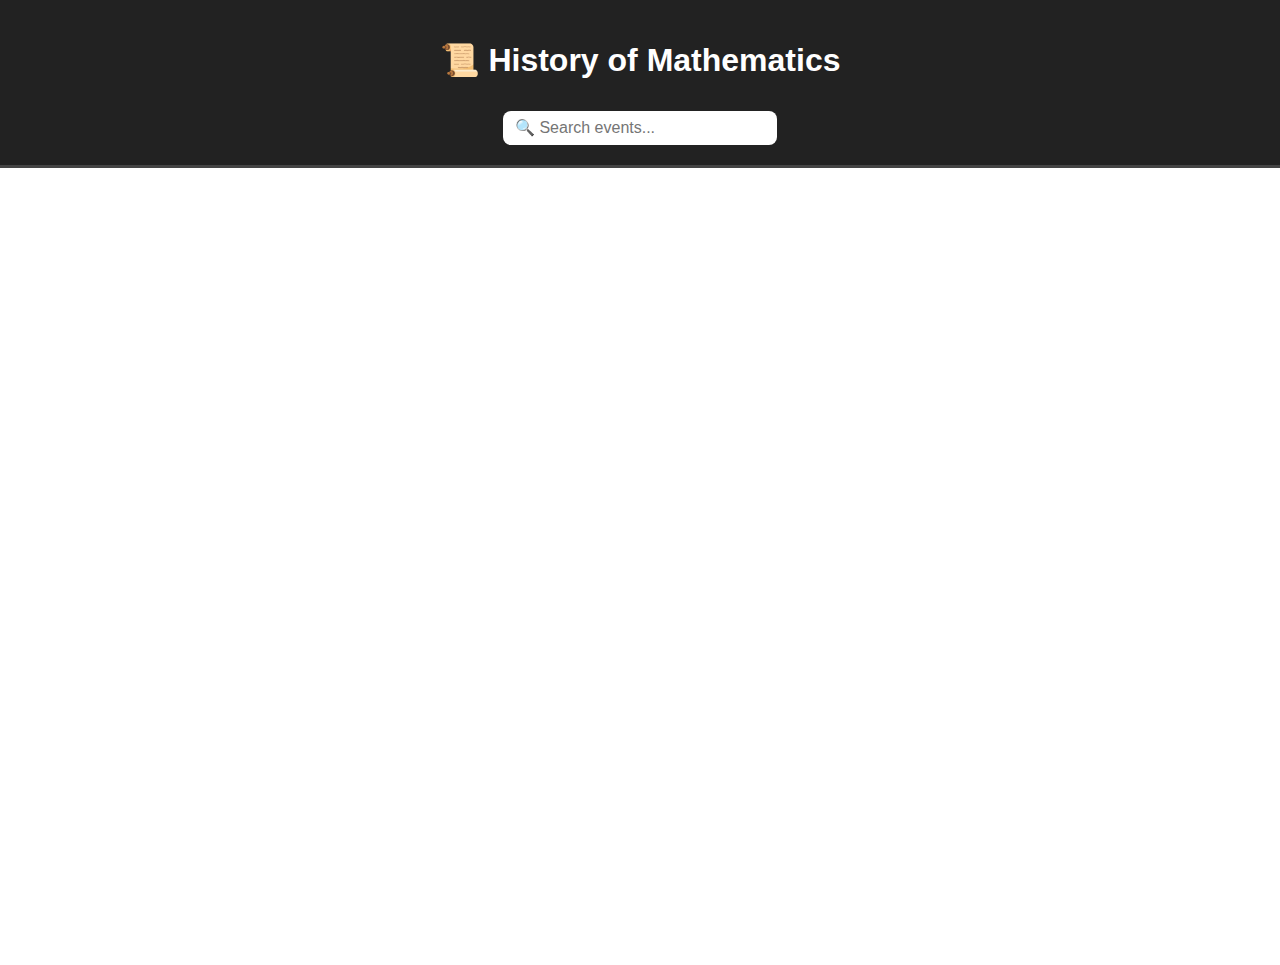
<file: index.html>
<!DOCTYPE html>
<html lang="en">
<head>
  <meta charset="UTF-8">
  <meta name="viewport" content="width=device-width, initial-scale=1.0">
  <title>Super Interactive Timeline</title>
  <script src="script.js"></script>
  <link rel="stylesheet" href="style.css">

  <!-- D3.js for zoom/scale -->
  <script src="https://d3js.org/d3.v7.min.js"></script>
  <!-- GSAP for animations -->
  <script src="https://cdnjs.cloudflare.com/ajax/libs/gsap/3.12.5/gsap.min.js"></script>
</head>
<body>
  <header>
    <h1>📜 History of Mathematics</h1>
    <input type="text" id="searchBox" placeholder="🔍 Search events...">
  </header>

  <main>
    <svg id="timelineSvg"></svg>
    <div id="eventsContainer"></div>
  </main>

  <!-- Modal for fullscreen video/image -->
  <div id="modal" class="modal">
    <span class="close">&times;</span>
    <div class="modal-content" id="modalContent"></div>
  </div>

  <script src="script.js"></script>
</body>
</html>
</file>
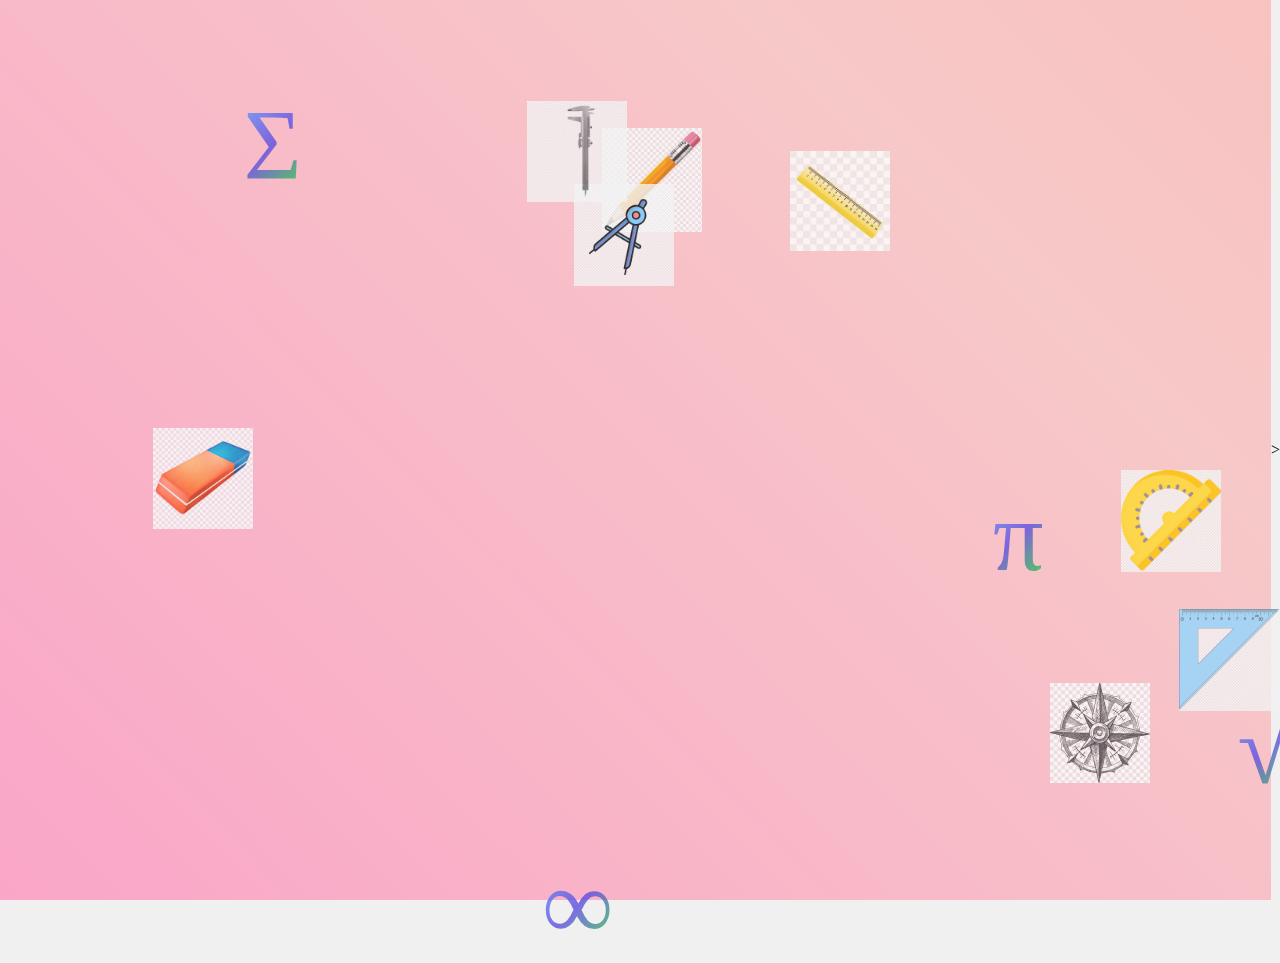
<file: animation/1/index.html>
<!DOCTYPE html>
<html lang="en">
<head>
  <meta charset="UTF-8">
  <meta name="viewport" content="width=device-width, initial-scale=1.0">
  <title>Flying Math Tools</title>
  <link rel="stylesheet" href="styles.css">
</head>
<body>
 
  <div id="container" class="gradient-background"></div>>
    <!-- Math Symbols -->
    <div class="math-item">π</div>
    <div class="math-item">√</div>
    <div class="math-item">Σ</div>
    <div class="math-item">∞</div>
    
    <!-- Math Tools -->
    <img src="ruler.png" alt="Ruler" class="tool-item">
    <img src="pencil.png" alt="Pencil" class="tool-item">
    <img src="compass.png" alt="Compass" class="tool-item">
    <img src="eraser.png" alt="eraser" class="tool-item">
    <img src="protractor.png" alt="Protractor" class="tool-item">
    <img src="compass1.png"alt="compass" class="tool-item">
    <img src="varniya.png"alt="vaniyar" class="tool-item">
    <img src="set_squre.png"alt="set_squre" class="tool-item">
    
  </div>


  <script src="script.js"></script>
</body>
</html>
</file>
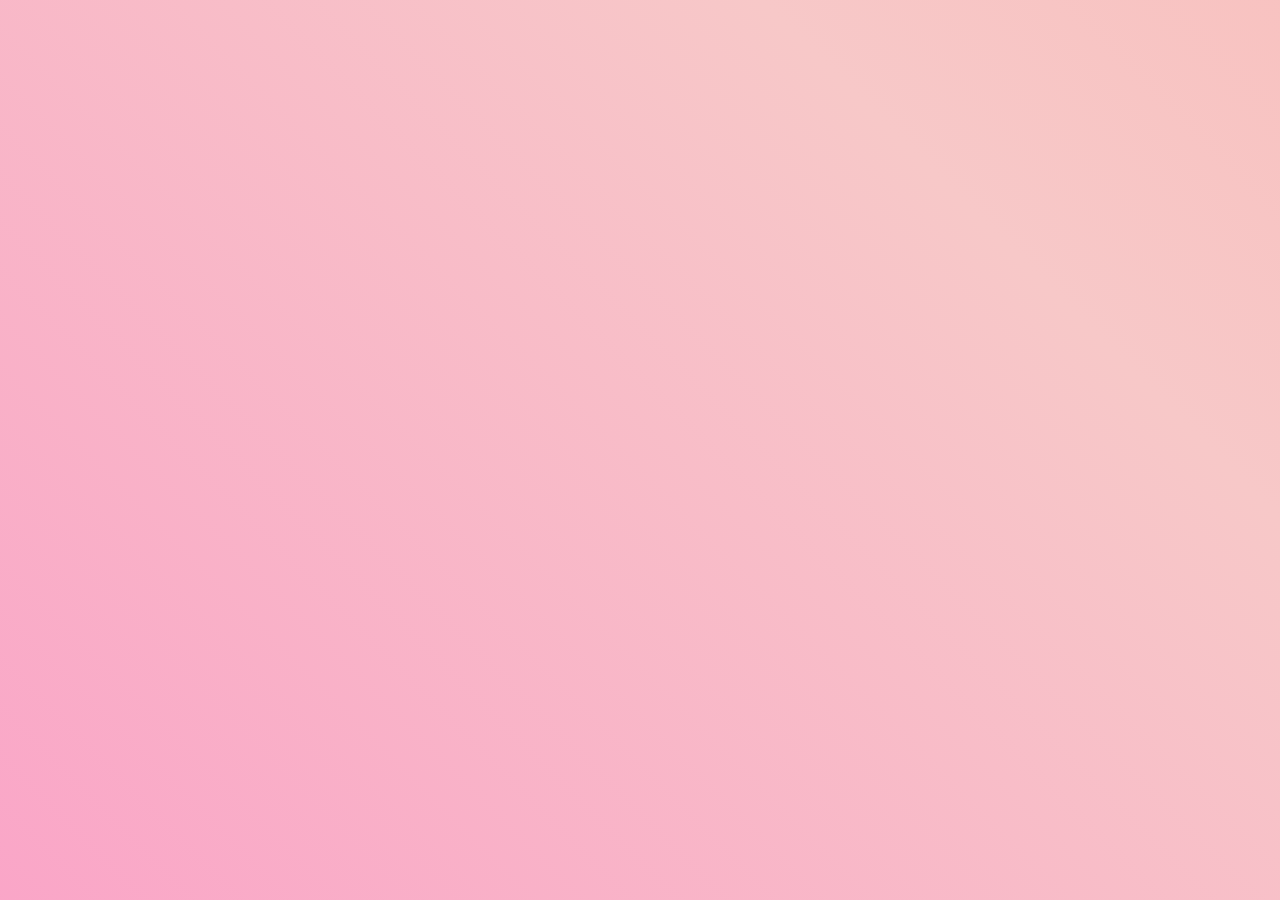
<file: animation/1.html>
<!DOCTYPE html>
<html lang="en">
<head>
  <meta charset="UTF-8">
  <meta name="viewport" content="width=device-width, initial-scale=1.0">
  <title>Gradient Background Animation</title>
  <style>
    body, html {
      height: 100%;
      margin: 0;
      font-family: Arial, sans-serif;
      overflow: hidden;
    }

    .gradient-background {
      height: 100%;
      background: linear-gradient(45deg, #ff6ec7, #f7c8c8, #ff9a8b);
      background-size: 400% 400%;
      animation: gradientAnimation 10s ease infinite;
    }

    @keyframes gradientAnimation {
      0% {
        background-position: 0% 50%;
      }
      50% {
        background-position: 100% 50%;
      }
      100% {
        background-position: 0% 50%;
      }
    }
  </style>
</head>
<body>
  <div class="gradient-background"></div>
</body>
</html>
</file>
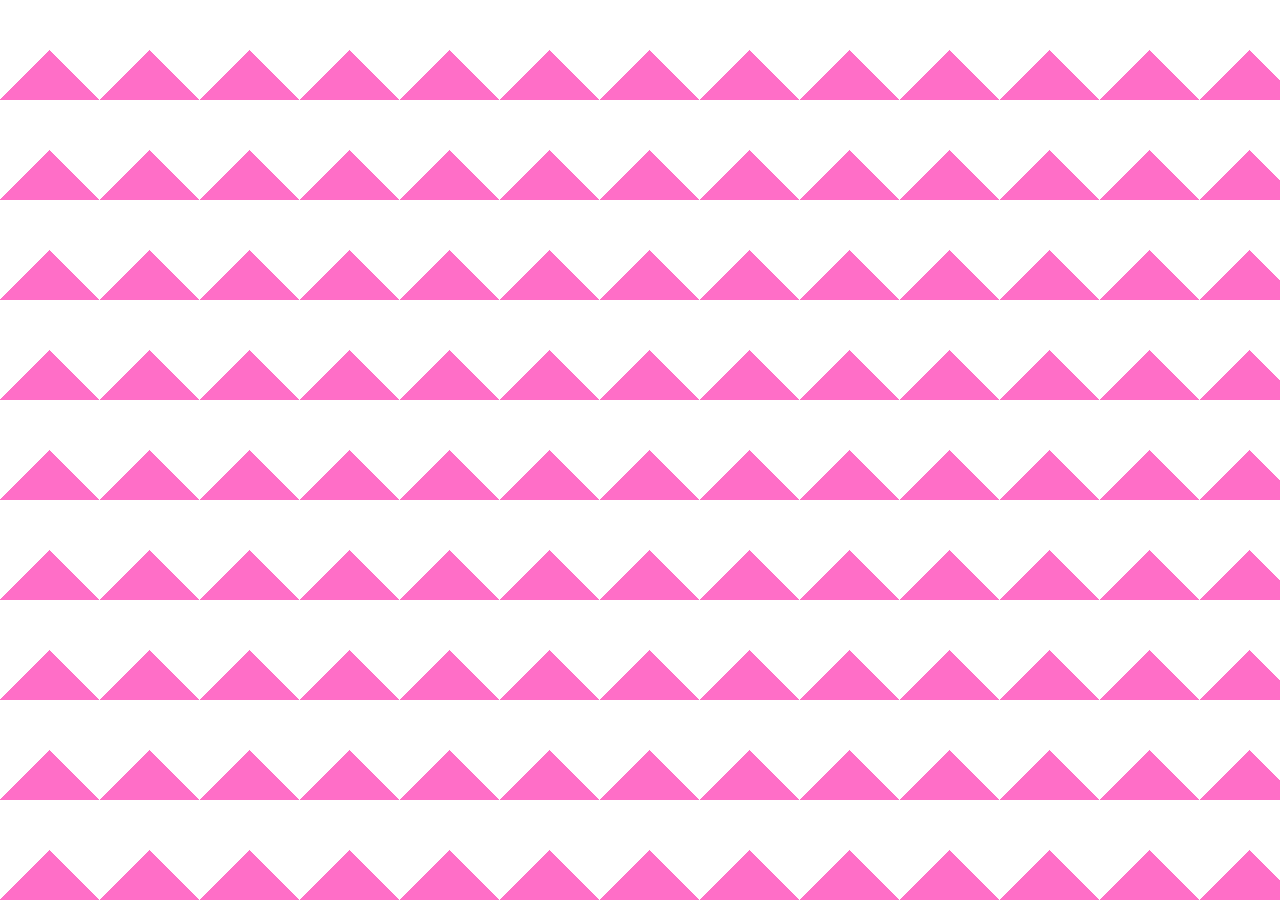
<file: animation/2.html>
<!DOCTYPE html>
<html lang="en">
<head>
  <meta charset="UTF-8">
  <meta name="viewport" content="width=device-width, initial-scale=1.0">
  <title>Diagonal Stripes Background Animation</title>
  <style>
    body, html {
      height: 100%;
      margin: 0;
      font-family: Arial, sans-serif;
      overflow: hidden;
    }

    .stripes {
      position: relative;
      width: 100%;
      height: 100%;
      background: linear-gradient(45deg, #ff6ec7 25%, transparent 25%) -50px 0,
                  linear-gradient(-45deg, #ff6ec7 25%, transparent 25%) -50px 0;
      background-size: 100px 100px;
      animation: moveStripes 3s linear infinite;
    }

    @keyframes moveStripes {
      0% {
        background-position: 0 0, 0 0;
      }
      100% {
        background-position: 100px 100px, 100px 100px;
      }
    }
  </style>
</head>
<body>
  <div class="stripes"></div>
</body>
</html>
</file>
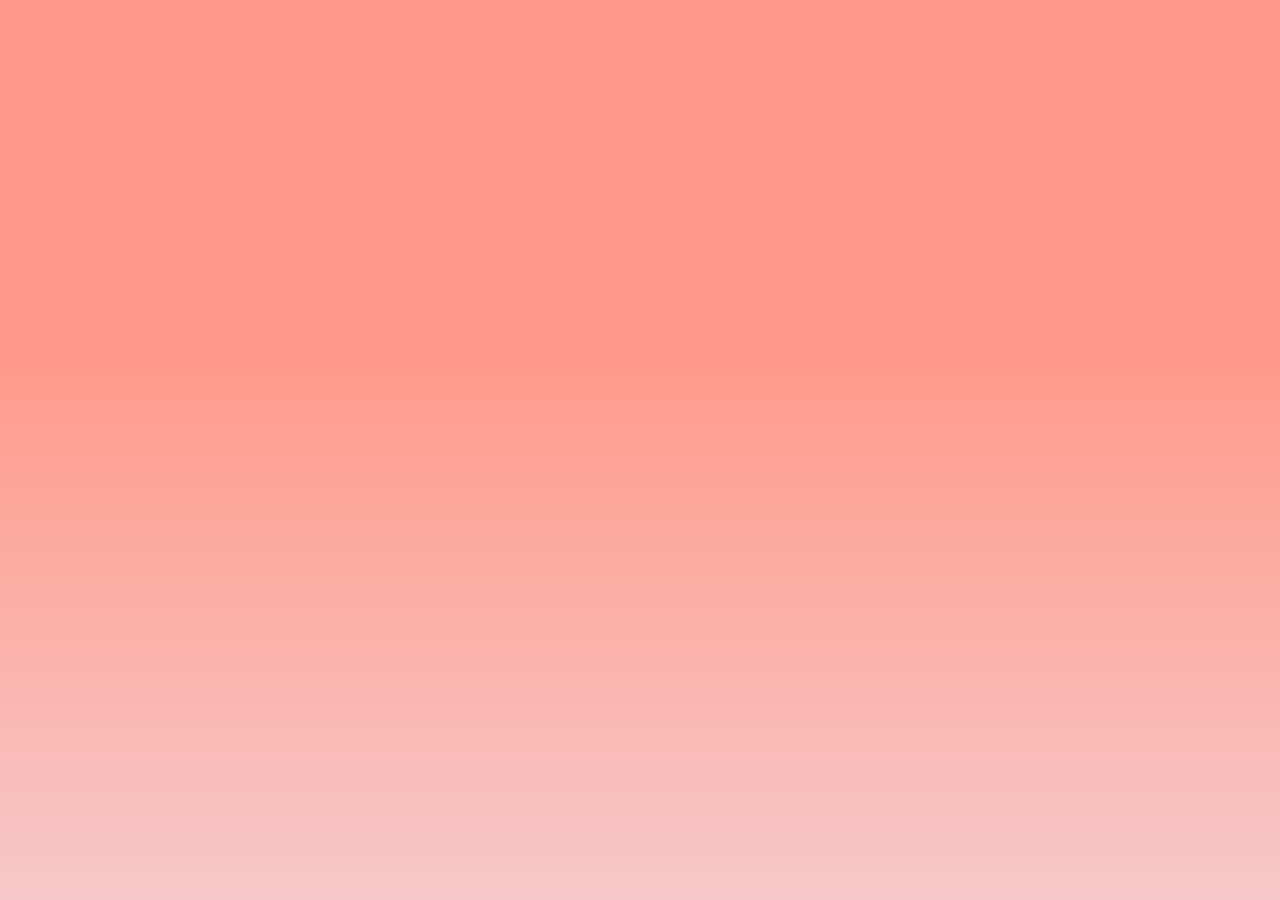
<file: animation/4.html>
<!DOCTYPE html>
<html lang="en">
<head>
  <meta charset="UTF-8">
  <meta name="viewport" content="width=device-width, initial-scale=1.0">
  <title>Wavy Background Animation</title>
  <style>
    body, html {
      height: 100%;
      margin: 0;
      font-family: Arial, sans-serif;
      overflow: hidden;
    }

    .waves {
      position: absolute;
      top: 0;
      left: 0;
      width: 100%;
      height: 100%;
      background: linear-gradient(0deg, #ff6ec7 20%, #f7c8c8 50%, #ff9a8b 80%);
      background-size: 200% 200%;
      animation: waveAnimation 10s linear infinite;
    }

    @keyframes waveAnimation {
      0% {
        background-position: 0% 50%;
      }
      50% {
        background-position: 100% 50%;
      }
      100% {
        background-position: 0% 50%;
      }
    }
  </style>
</head>
<body>
  <div class="waves"></div>
</body>
</html>
</file>
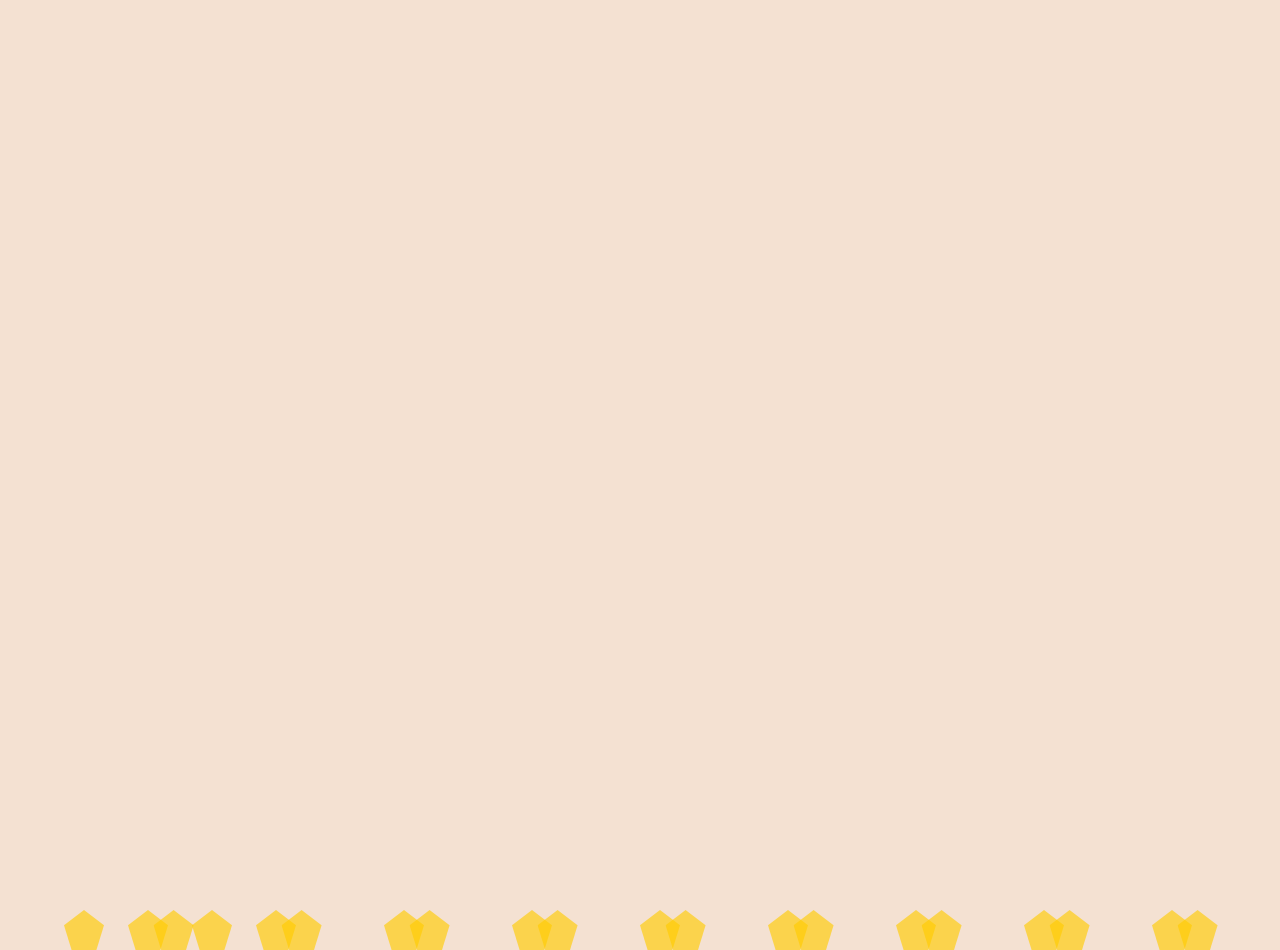
<file: animation/5.html>
<!DOCTYPE html>
<html lang="en">
<head>
  <meta charset="UTF-8">
  <meta name="viewport" content="width=device-width, initial-scale=1.0">
  <title>Mathematics Bubble Animation</title>
  <style>
    body, html {
      height: 100%;
      margin: 0;
      font-family: 'Georgia', serif;
      overflow: hidden;
      background: #f4e1d2; /* Vintage parchment-like background */
      color: #2c3e50; /* Dark color for contrast */
    }

    /* Add some texture to the background */
    body {
      background: url('https://www.transparenttextures.com/patterns/old-map.png'), #f4e1d2;
      background-size: cover;
    }

    .bubbles {
      position: absolute;
      top: 0;
      left: 0;
      width: 100%;
      height: 100%;
      pointer-events: none;
      z-index: 9999;
    }

    /* Change the shape to more mathematical forms (hexagons, etc.) */
    .bubble {
      position: absolute;
      bottom: -50px;
      width: 40px;
      height: 40px;
      background: rgba(255, 204, 0, 0.8); /* Golden color */
      clip-path: polygon(50% 0%, 100% 38%, 81% 100%, 19% 100%, 0% 38%); /* Hexagon shape */
      opacity: 0.8;
      animation: floatUp 6s infinite ease-in-out;
      box-shadow: 0 0 15px rgba(255, 204, 0, 0.6), 0 0 30px rgba(255, 204, 0, 0.4);
    }

    /* Floating and slight scaling animation */
    @keyframes floatUp {
      0% {
        transform: translateY(0) rotate(0) scale(1);
        opacity: 0.8;
      }
      100% {
        transform: translateY(-100vh) rotate(360deg) scale(1.5);
        opacity: 0;
      }
    }

    /* Random placement and staggered animation for bubbles */
    .bubble:nth-child(1) { left: 5%; animation-delay: 0s; }
    .bubble:nth-child(2) { left: 10%; animation-delay: 1s; }
    .bubble:nth-child(3) { left: 20%; animation-delay: 1.5s; }
    .bubble:nth-child(4) { left: 30%; animation-delay: 2.5s; }
    .bubble:nth-child(5) { left: 40%; animation-delay: 3.5s; }
    .bubble:nth-child(6) { left: 50%; animation-delay: 2.3s; }
    .bubble:nth-child(7) { left: 60%; animation-delay: 1s; }
    .bubble:nth-child(8) { left: 70%; animation-delay: 3s; }
    .bubble:nth-child(9) { left: 80%; animation-delay: 4s; }
    .bubble:nth-child(10) { left: 90%; animation-delay: 2.7s; }

    /* Additional bubbles */
    .bubble:nth-child(11) { left: 12%; animation-delay: 0.5s; }
    .bubble:nth-child(12) { left: 22%; animation-delay: 0.9s; }
    .bubble:nth-child(13) { left: 32%; animation-delay: 1.4s; }
    .bubble:nth-child(14) { left: 42%; animation-delay: 1.8s; }
    .bubble:nth-child(15) { left: 52%; animation-delay: 2s; }
    .bubble:nth-child(16) { left: 62%; animation-delay: 2.6s; }
    .bubble:nth-child(17) { left: 72%; animation-delay: 3.1s; }
    .bubble:nth-child(18) { left: 82%; animation-delay: 3.7s; }
    .bubble:nth-child(19) { left: 92%; animation-delay: 4.2s; }
    .bubble:nth-child(20) { left: 15%; animation-delay: 3.4s; }
  </style>
</head>
<body>

  <div class="bubbles">
    <div class="bubble"></div>
    <div class="bubble"></div>
    <div class="bubble"></div>
    <div class="bubble"></div>
    <div class="bubble"></div>
    <div class="bubble"></div>
    <div class="bubble"></div>
    <div class="bubble"></div>
    <div class="bubble"></div>
    <div class="bubble"></div>
    <div class="bubble"></div>
    <div class="bubble"></div>
    <div class="bubble"></div>
    <div class="bubble"></div>
    <div class="bubble"></div>
    <div class="bubble"></div>
    <div class="bubble"></div>
    <div class="bubble"></div>
    <div class="bubble"></div>
    <div class="bubble"></div>
  </div>

</body>
</html>
</file>
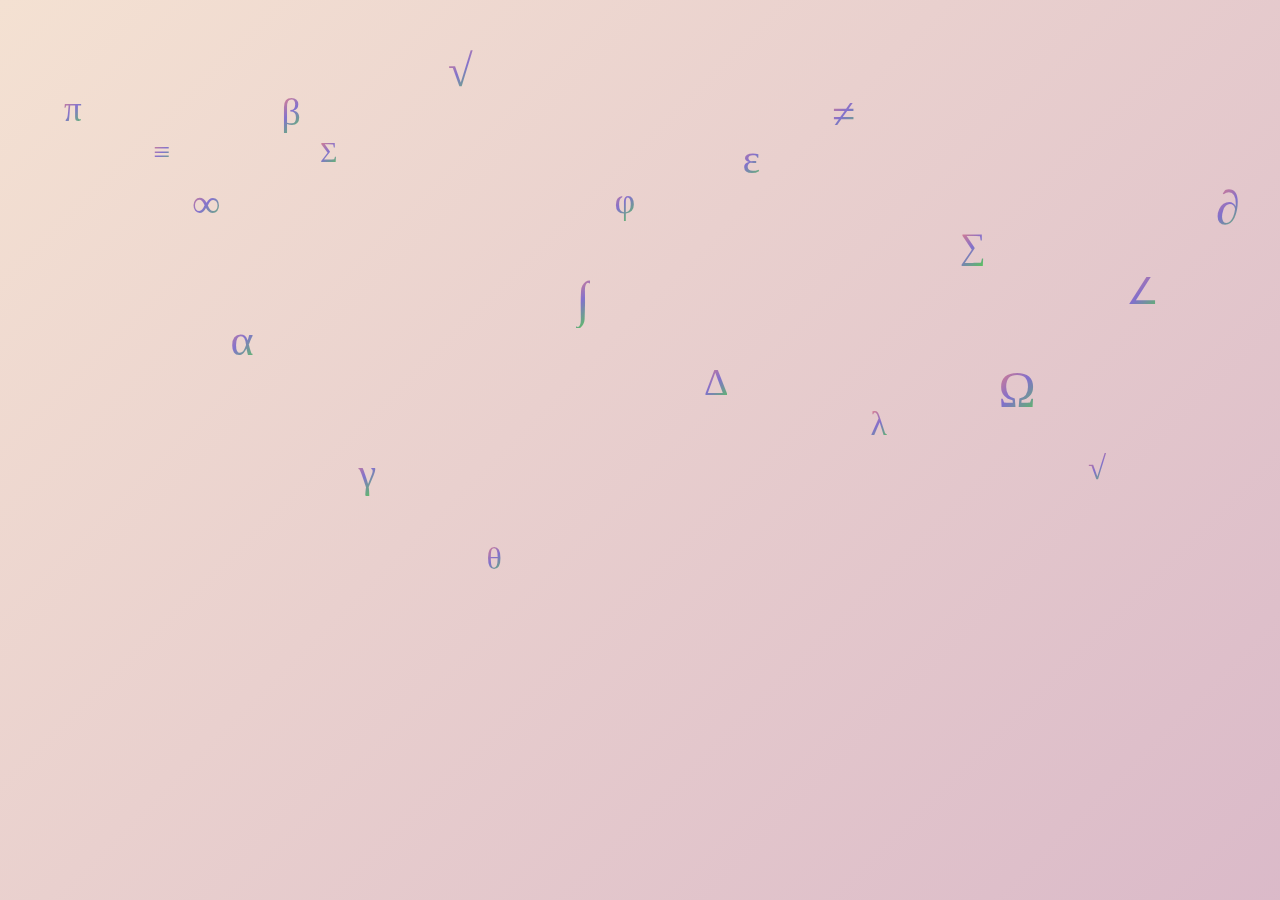
<file: animation/6.html>
<!DOCTYPE html>
<html lang="en">
<head>
  <meta charset="UTF-8">
  <meta name="viewport" content="width=device-width, initial-scale=1.0">
  <title>Mathematical Symbols Flying Animation</title>
  <style>
    body, html {
      height: 100%;
      margin: 0;
      font-family: 'Georgia', serif;
      overflow: hidden;
      background: linear-gradient(135deg, #f4e1d2, #8e44ad); /* Gradient background */
      background-size: 400% 400%;
      animation: gradientMove 15s ease infinite;
    }

    /* Animation for background movement */
    @keyframes gradientMove {
      0% { background-position: 0% 50%; }
      50% { background-position: 100% 50%; }
      100% { background-position: 0% 50%; }
    }

    .symbols {
      position: absolute;
      top: 0;
      left: 0;
      width: 100%;
      height: 100%;
      pointer-events: none;
      z-index: 9999;
    }

    /* Basic symbol style with gradient text */
    .symbol {
      position: absolute;
      font-size: 30px;
      opacity: 0.8;
      animation: floatUp 6s infinite ease-in-out, rotateSymbol 10s linear infinite;
      transition: transform 0.5s ease;
      background: linear-gradient(135deg, #ff6f61, #6a5acd, #32cd32); /* Gradient for text */
      -webkit-background-clip: text;
      color: transparent; /* Makes the text color transparent to show the gradient */
    }

    /* Floating and upward movement */
    @keyframes floatUp {
      0% {
        transform: translateY(0) scale(1);
        opacity: 0.8;
      }
      100% {
        transform: translateY(-100vh) scale(1.5);
        opacity: 0;
      }
    }

    /* Adding rotation to symbols */
    @keyframes rotateSymbol {
      0% {
        transform: rotate(0deg);
      }
      100% {
        transform: rotate(360deg);
      }
    }

    /* Randomly place and stagger the symbols */
    .symbol:nth-child(1) { left: 5%; top: 10%; animation-delay: 0s; font-size: 35px; }
    .symbol:nth-child(2) { left: 15%; top: 20%; animation-delay: 1s; font-size: 40px; }
    .symbol:nth-child(3) { left: 25%; top: 15%; animation-delay: 2s; font-size: 30px; }
    .symbol:nth-child(4) { left: 35%; top: 5%; animation-delay: 3s; font-size: 45px; }
    .symbol:nth-child(5) { left: 45%; top: 30%; animation-delay: 4s; font-size: 50px; }
    .symbol:nth-child(6) { left: 55%; top: 40%; animation-delay: 2.5s; font-size: 38px; }
    .symbol:nth-child(7) { left: 65%; top: 10%; animation-delay: 1.5s; font-size: 42px; }
    .symbol:nth-child(8) { left: 75%; top: 25%; animation-delay: 3.5s; font-size: 36px; }
    .symbol:nth-child(9) { left: 85%; top: 50%; animation-delay: 4.5s; font-size: 33px; }
    .symbol:nth-child(10) { left: 95%; top: 20%; animation-delay: 5s; font-size: 48px; }

    /* More symbols */
    .symbol:nth-child(11) { left: 12%; top: 15%; animation-delay: 0.7s; font-size: 30px; }
    .symbol:nth-child(12) { left: 18%; top: 35%; animation-delay: 1.2s; font-size: 44px; }
    .symbol:nth-child(13) { left: 22%; top: 10%; animation-delay: 0.3s; font-size: 38px; }
    .symbol:nth-child(14) { left: 28%; top: 50%; animation-delay: 1.8s; font-size: 40px; }
    .symbol:nth-child(15) { left: 38%; top: 60%; animation-delay: 2.9s; font-size: 32px; }
    .symbol:nth-child(16) { left: 48%; top: 20%; animation-delay: 3.0s; font-size: 36px; }
    .symbol:nth-child(17) { left: 58%; top: 15%; animation-delay: 1.1s; font-size: 42px; }
    .symbol:nth-child(18) { left: 68%; top: 45%; animation-delay: 2.6s; font-size: 34px; }
    .symbol:nth-child(19) { left: 78%; top: 40%; animation-delay: 4.0s; font-size: 50px; }
    .symbol:nth-child(20) { left: 88%; top: 30%; animation-delay: 1.7s; font-size: 37px; }

  </style>
</head>
<body>

  <div class="symbols">
    <!-- Adding mathematical symbols -->
    <div class="symbol">π</div>
    <div class="symbol">∞</div>
    <div class="symbol">Σ</div>
    <div class="symbol">√</div>
    <div class="symbol">∫</div>
    <div class="symbol">Δ</div>
    <div class="symbol">≠</div>
    <div class="symbol">∑</div>
    <div class="symbol">√</div>
    <div class="symbol">∂</div>
    <div class="symbol">≡</div>
    <div class="symbol">α</div>
    <div class="symbol">β</div>
    <div class="symbol">γ</div>
    <div class="symbol">θ</div>
    <div class="symbol">φ</div>
    <div class="symbol">ε</div>
    <div class="symbol">λ</div>
    <div class="symbol">Ω</div>
    <div class="symbol">∠</div>
  </div>

</body>
</html>
</file>
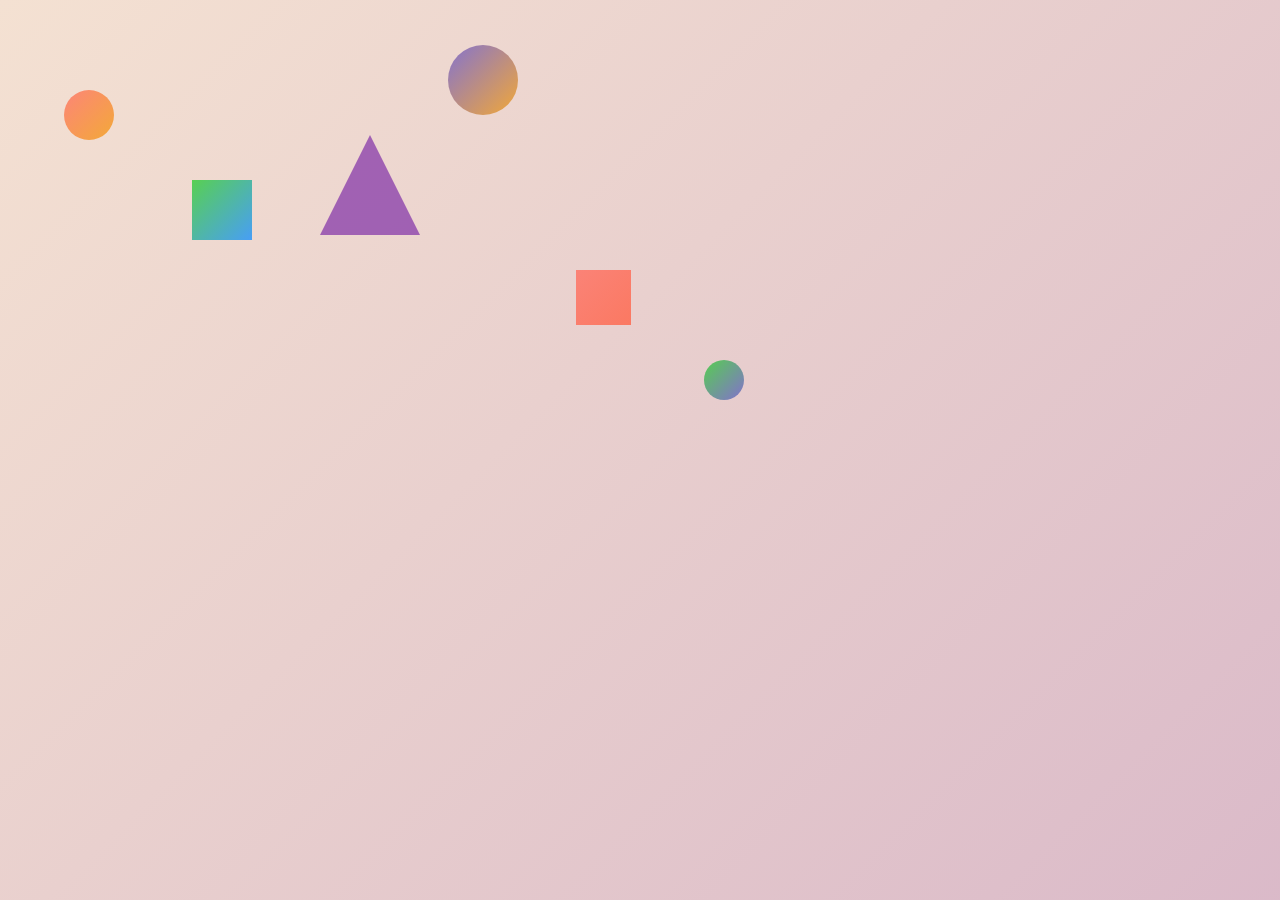
<file: animation/7.html>
<!DOCTYPE html>
<html lang="en">
<head>
  <meta charset="UTF-8">
  <meta name="viewport" content="width=device-width, initial-scale=1.0">
  <title>Flying Geometric Shapes</title>
  <style>
    body, html {
      height: 100%;
      margin: 0;
      font-family: 'Arial', sans-serif;
      overflow: hidden;
      background: linear-gradient(135deg, #f4e1d2, #8e44ad); /* Gradient background */
      background-size: 400% 400%;
      animation: gradientMove 15s ease infinite;
    }

    /* Animation for background movement */
    @keyframes gradientMove {
      0% { background-position: 0% 50%; }
      50% { background-position: 100% 50%; }
      100% { background-position: 0% 50%; }
    }

    .shapes {
      position: absolute;
      top: 0;
      left: 0;
      width: 100%;
      height: 100%;
      pointer-events: none;
      z-index: 9999;
    }

    /* Common style for geometric shapes */
    .shape {
      position: absolute;
      opacity: 0.8;
      animation: floatUp 10s infinite ease-in-out, rotateShape 15s linear infinite;
      transition: transform 0.5s ease;
      background: linear-gradient(135deg, #ff6f61, #6a5acd, #32cd32); /* Color gradient */
      -webkit-background-clip: text;
      color: transparent; /* Makes the background gradient visible inside the shape */
    }

    /* Floating and upward movement animation */
    @keyframes floatUp {
      0% {
        transform: translateY(0) scale(1);
        opacity: 1;
      }
      100% {
        transform: translateY(-100vh) scale(1.5);
        opacity: 0;
      }
    }

    /* Rotation animation for the shapes */
    @keyframes rotateShape {
      0% {
        transform: rotate(0deg);
      }
      100% {
        transform: rotate(360deg);
      }
    }

    /* Randomize size, position, and animation delay for each shape */
    .shape:nth-child(1) {
      left: 5%; top: 10%; width: 50px; height: 50px; border-radius: 50%; animation-delay: 0s;
    }
    .shape:nth-child(2) {
      left: 15%; top: 20%; width: 60px; height: 60px; animation-delay: 1s;
    }
    .shape:nth-child(3) {
      left: 25%; top: 15%; width: 45px; height: 45px; animation-delay: 2s;
    }
    .shape:nth-child(4) {
      left: 35%; top: 5%; width: 70px; height: 70px; animation-delay: 3s;
    }
    .shape:nth-child(5) {
      left: 45%; top: 30%; width: 55px; height: 55px; animation-delay: 4s;
    }
    .shape:nth-child(6) {
      left: 55%; top: 40%; width: 40px; height: 40px; border-radius: 50%; animation-delay: 5s;
    }
    .shape:nth-child(7) {
      left: 65%; top: 10%; width: 65px; height: 65px; animation-delay: 6s;
    }
    .shape:nth-child(8) {
      left: 75%; top: 25%; width: 80px; height: 80px; animation-delay: 7s;
    }
    .shape:nth-child(9) {
      left: 85%; top: 50%; width: 90px; height: 90px; animation-delay: 8s;
    }
    .shape:nth-child(10) {
      left: 95%; top: 20%; width: 50px; height: 50px; animation-delay: 9s;
    }

    /* Add more shapes with different sizes and delays as needed */
  </style>
</head>
<body>

  <div class="shapes">
    <!-- Circle shape -->
    <div class="shape" style="border-radius: 50%; background: linear-gradient(135deg, #ff6f61, #f39c12);"></div>

    <!-- Square shape -->
    <div class="shape" style="background: linear-gradient(135deg, #32cd32, #1e90ff);"></div>

    <!-- Triangle shape -->
    <div class="shape" style="width: 0; height: 0; border-left: 50px solid transparent; border-right: 50px solid transparent; border-bottom: 100px solid #8e44ad;"></div>

    <!-- Another circle with different size and color -->
    <div class="shape" style="border-radius: 50%; background: linear-gradient(135deg, #6a5acd, #f39c12);"></div>

    <!-- Another square -->
    <div class="shape" style="background: linear-gradient(135deg, #ff6f61, #ff6347);"></div>

    <!-- Larger circle -->
    <div class="shape" style="border-radius: 50%; background: linear-gradient(135deg, #32cd32, #6a5acd);"></div>

    <!-- Add more shapes as needed -->
  </div>

</body>
</html>
</file>
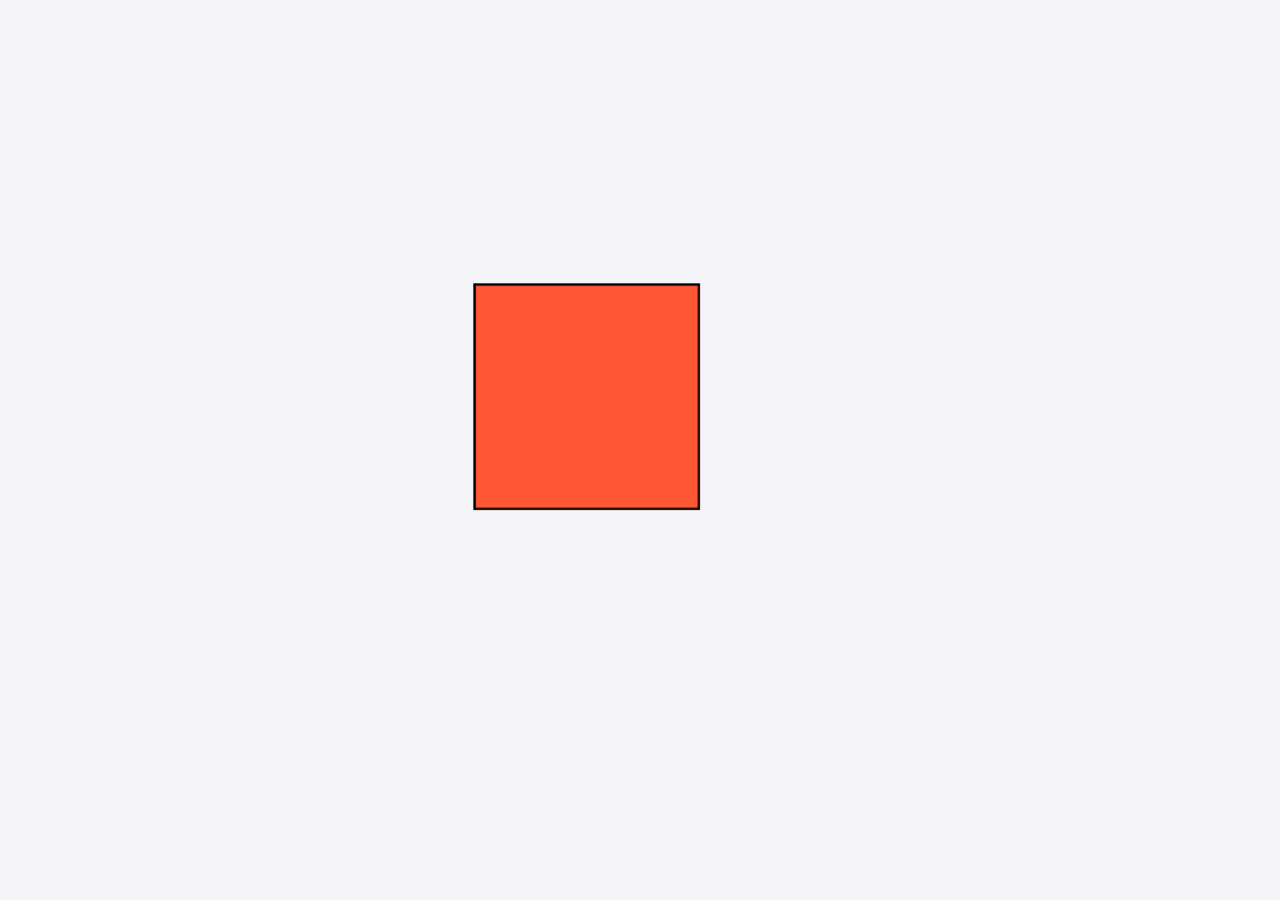
<file: animation/8.html>
<!DOCTYPE html>
<html lang="en">
<head>
  <meta charset="UTF-8">
  <meta name="viewport" content="width=device-width, initial-scale=1.0">
  <title>3D Flying Cube</title>
  <style>
    body {
      margin: 0;
      padding: 0;
      background-color: #f4f4f9;
      display: flex;
      justify-content: center;
      align-items: center;
      height: 100vh;
    }

    .scene {
      width: 300px;
      height: 300px;
      perspective: 1000px; /* Controls the depth of the 3D scene */
    }

    .cube {
      position: absolute;
      width: 200px;
      height: 200px;
      transform-style: preserve-3d;
      transform: rotateX(0deg) rotateY(0deg);
      animation: flyEffect 5s ease-in-out infinite, rotateCube 5s linear infinite;
    }

    .face {
      position: absolute;
      width: 200px;
      height: 200px;
      background-color: rgba(0, 0, 255, 0.8);
      border: 2px solid #000;
    }

    .front  { transform: translateZ(100px); background-color: #ff5733; }
    .back   { transform: rotateY(180deg) translateZ(100px); background-color: #33ff57; }
    .left   { transform: rotateY(-90deg) translateZ(100px); background-color: #3357ff; }
    .right  { transform: rotateY(90deg) translateZ(100px); background-color: #ff33a1; }
    .top    { transform: rotateX(90deg) translateZ(100px); background-color: #ffcc33; }
    .bottom { transform: rotateX(-90deg) translateZ(100px); background-color: #33ccff; }

    @keyframes flyEffect {
      0% {
        transform: translateY(0px) translateX(0px) rotateY(0deg);
      }
      50% {
        transform: translateY(-100px) translateX(100px) rotateY(180deg);
      }
      100% {
        transform: translateY(0px) translateX(0px) rotateY(360deg);
      }
    }

    @keyframes rotateCube {
      0% {
        transform: rotateY(0deg);
      }
      100% {
        transform: rotateY(360deg);
      }
    }
  </style>
</head>
<body>
  <div class="scene">
    <div class="cube">
      <div class="face front"></div>
      <div class="face back"></div>
      <div class="face left"></div>
      <div class="face right"></div>
      <div class="face top"></div>
      <div class="face bottom"></div>
    </div>
  </div>
</body>
</html>
</file>
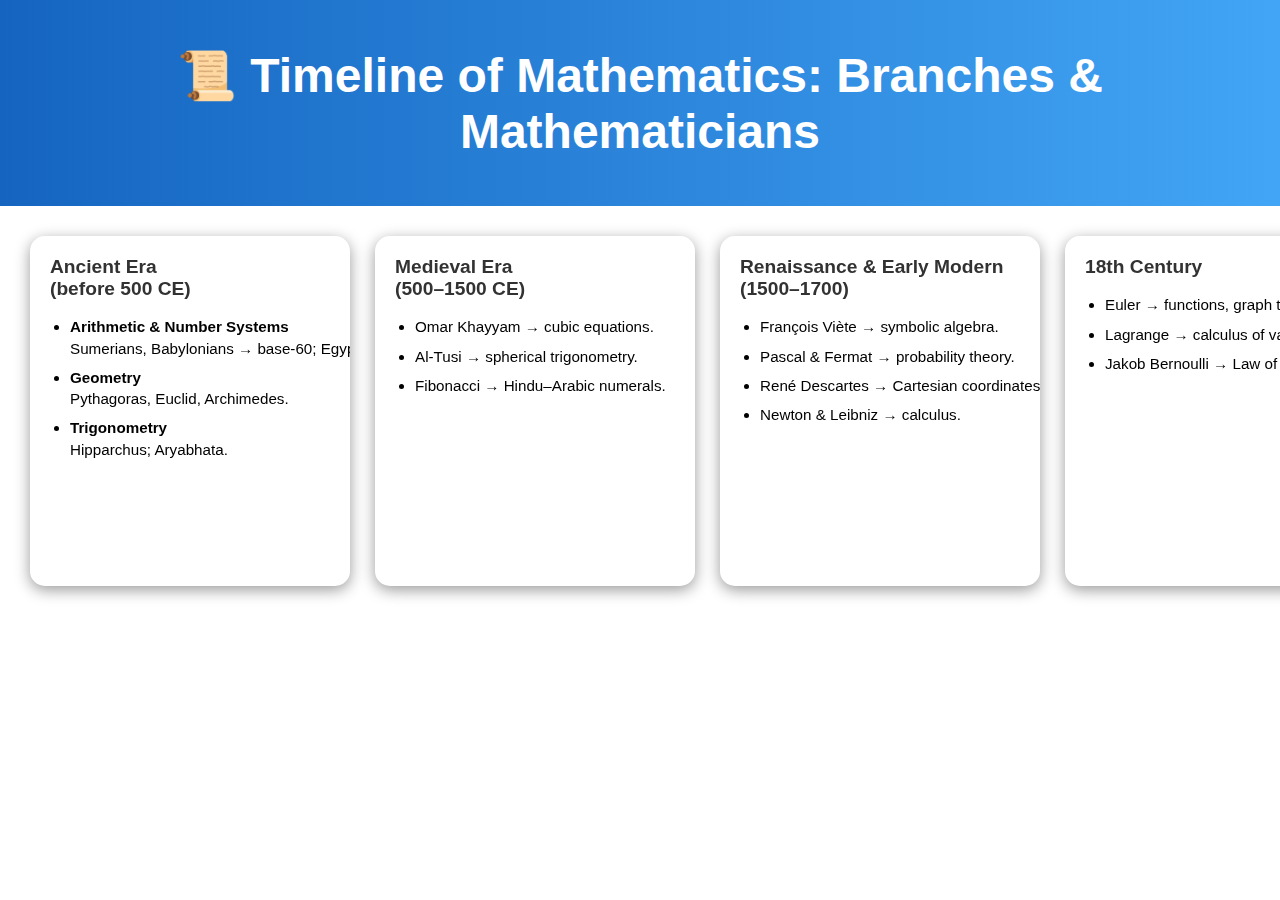
<file: tabview/tabview.html>
<!DOCTYPE html>
<html lang="en">
<head>
  <meta charset="UTF-8">
  <meta name="viewport" content="width=device-width, initial-scale=1.0">
  <title>Timeline of Mathematics</title>
  <link rel="stylesheet" href="tabstyle.css">
</head>
<body>
  <header>
    <h1>📜 Timeline of Mathematics: Branches & Mathematicians</h1>
  </header>

  <main>
    <div id="timeline">
      <!-- Ancient Era -->
      <div class="event">
        <h2>Ancient Era<br>(before 500 CE)</h2>
        <ul>
          <li><b>Arithmetic & Number Systems</b><br>
            Sumerians, Babylonians → base-60; Egyptians → fractions; India → zero (Brahmagupta).</li>
          <li><b>Geometry</b><br>
            Pythagoras, Euclid, Archimedes.</li>
          <li><b>Trigonometry</b><br>
            Hipparchus; Aryabhata.</li>
        </ul>
      </div>

      <!-- Medieval Era -->
      <div class="event">
        <h2>Medieval Era<br>(500–1500 CE)</h2>
        <ul>
          <li>Omar Khayyam → cubic equations.</li>
          <li>Al-Tusi → spherical trigonometry.</li>
          <li>Fibonacci → Hindu–Arabic numerals.</li>
        </ul>
      </div>

      <!-- Renaissance & Early Modern -->
      <div class="event">
        <h2>Renaissance & Early Modern<br>(1500–1700)</h2>
        <ul>
          <li>François Viète → symbolic algebra.</li>
          <li>Pascal & Fermat → probability theory.</li>
          <li>René Descartes → Cartesian coordinates.</li>
          <li>Newton & Leibniz → calculus.</li>
        </ul>
      </div>

      <!-- 18th Century -->
      <div class="event">
        <h2>18th Century</h2>
        <ul>
          <li>Euler → functions, graph theory.</li>
          <li>Lagrange → calculus of variations.</li>
          <li>Jakob Bernoulli → Law of Large Numbers.</li>
        </ul>
      </div>

      <!-- 19th Century -->
      <div class="event">
        <h2>19th Century</h2>
        <ul>
          <li>Gauss → number theory.</li>
          <li>Lobachevsky, Bolyai, Riemann → geometry.</li>
          <li>Cauchy, Weierstrass → analysis.</li>
          <li>Évariste Galois → group theory.</li>
          <li>George Boole → Boolean algebra.</li>
        </ul>
      </div>

      <!-- 20th Century -->
      <div class="event">
        <h2>20th Century</h2>
        <ul>
          <li>Hilbert → Hilbert’s problems.</li>
          <li>Gödel → incompleteness theorems.</li>
          <li>Poincaré, Brouwer → topology.</li>
          <li>Pearson → statistics.</li>
          <li>Turing, Shannon, Erdős → CS, graph theory.</li>
          <li>Von Neumann → game theory, quantum mechanics.</li>
          <li>Ramanujan → infinite series, partitions.</li>
        </ul>
      </div>

      <!-- 21st Century -->
      <div class="event">
        <h2>21st Century</h2>
        <ul>
          <li>Cryptography</li>
          <li>Data Science</li>
          <li>AI & Machine Learning</li>
          <li>Quantum Computing</li>
        </ul>
      </div>
    </div>
  </main>
</body>
</html>
</file>
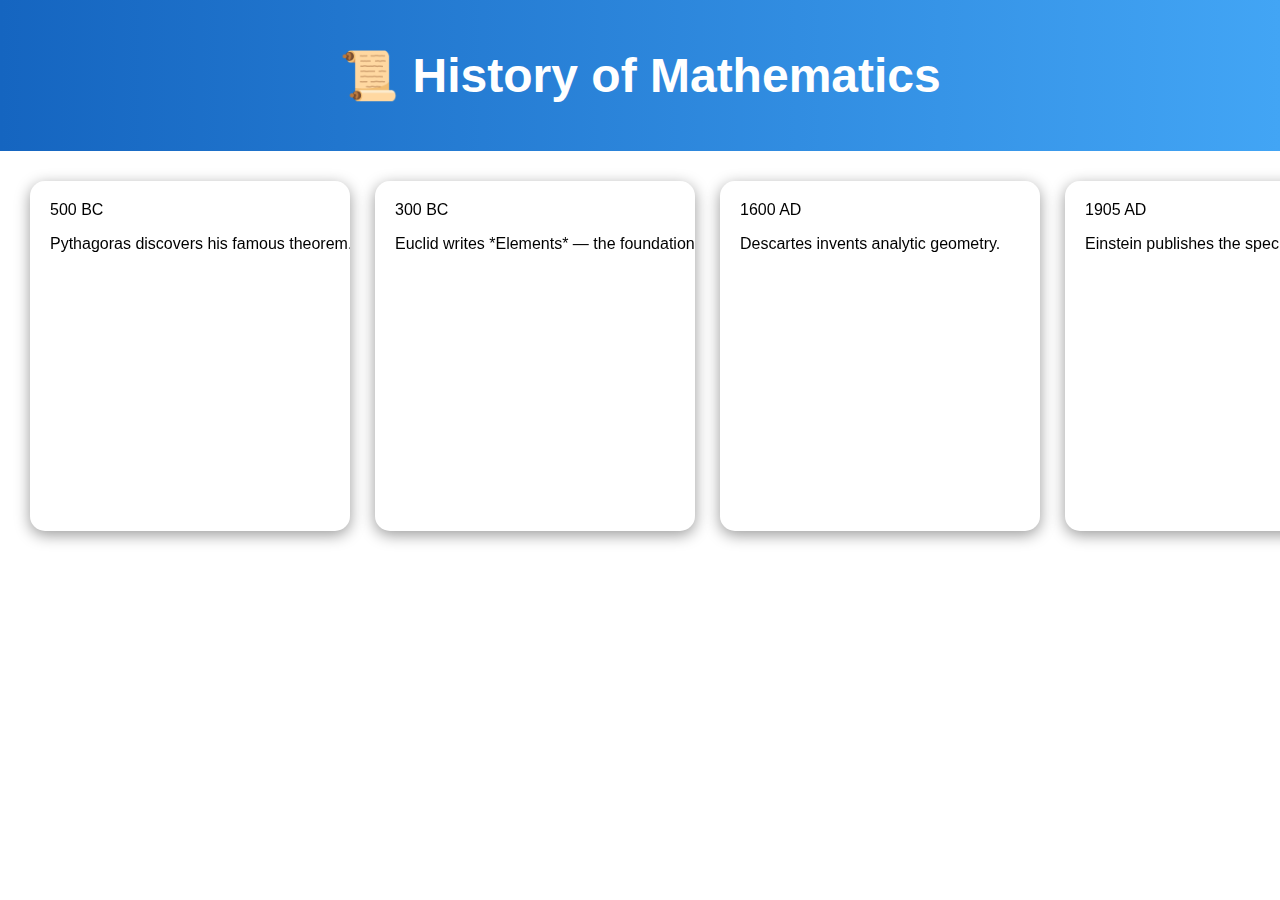
<file: tabview/tabview2.html>
<!DOCTYPE html>
<html lang="en">
<head>
  <meta charset="UTF-8">
  <meta name="viewport" content="width=device-width, initial-scale=1.0">
  <title>Vertical Scroll Timeline</title>
  <link rel="stylesheet" href="tabstyle.css">
</head>
<body>
  <header>
    <h1>📜 History of Mathematics</h1>
  </header>

  <main>
    <div id="timeline">
      <div class="event">
        <span class="year">500 BC</span>
        <p>Pythagoras discovers his famous theorem.</p>
      </div>
      <div class="event">
        <span class="year">300 BC</span>
        <p>Euclid writes *Elements* — the foundation of geometry.</p>
      </div>
      <div class="event">
        <span class="year">1600 AD</span>
        <p>Descartes invents analytic geometry.</p>
      </div>
      <div class="event">
        <span class="year">1905 AD</span>
        <p>Einstein publishes the special theory of relativity.</p>
      </div>
      <div class="event">
        <span class="year">1936 AD</span>
        <p>Turing proposes the concept of a universal computing machine.</p>
      </div>
      <div class="event">
        <span class="year">1970s</span>
        <p>Development of personal computers revolutionizes technology.</p>
      </div>
      <div class="event">
        <span class="year">2000s</span>
        <p>Rise of artificial intelligence and machine learning.</p>
      </div>
      <!-- 🔽 You can keep adding more events here -->
    </div>
  </main>
</body>
</html>
</file>
<file: style.css>
body {
  margin: 0;
  font-family: "Segoe UI", sans-serif;
  background: linear-gradient(120deg, #f6f9fc, #e9f0f5);
  overflow: hidden;
}

header {
  text-align: center;
  padding: 20px;
  background: #222;
  color: white;
}

header input {
  margin-top: 10px;
  padding: 8px 12px;
  border-radius: 8px;
  border: none;
  font-size: 1rem;
  width: 250px;
}

main {
  position: relative;
  width: 100%;
  height: calc(100vh - 100px);
  overflow: hidden;
}

#timelineSvg {
  width: 100%;
  height: 100%;
  background: #fff;
  border-top: 3px solid #444;
}

.event-dot {
  fill: #4CAF50;
  stroke: #222;
  stroke-width: 2px;
  cursor: pointer;
  transition: transform 0.2s;
}

/* .event-dot:hover {
  fill: #2196F3;
  transform: scale(1.3);
} */

.event-label {
  font-size: 12px;
  fill: #333;
  text-anchor: middle;
}

.event-card {
  position: fixed;       /* fixed relative to viewport */
  top: 50%;              /* vertical center */
  left: 50%;             /* horizontal center */
  transform: translate(-50%, 150%) scale(0.7); /* center by own width/height & start small */
  width: 80%;            /* covers 60% of screen width */
  max-width: 1000px;      /* optional max width */
  max-height: 95vh;       /* 80% of viewport height */
  padding: 20px;
  background: #fff;
  border-radius: 15px;
  box-shadow: 0 8px 25px rgba(0,0,0,0.3);
  display: none;         /* hidden initially */
  opacity: 0;            /* invisible initially */
  z-index: 1000;         /* on top of everything */
  overflow-y: auto;      
  transition: transform 0.4s ease, opacity 0.4s ease;
}



/* .card {
  margin-top: 20px;
  width: 240px;
  background: #fff;
  border-radius: 12px;
  padding: 15px;
  box-shadow: 0px 6px 18px rgba(0,0,0,0.2);
  display: none;
  text-align: left;
  position: absolute;
  top: -260px;
  left: 50%;
  transform: translateX(-50%);
  z-index: 5;
} */

.event-card h3 {
  margin: 0;
  font-size: 16px;
}

.event-card p {
  font-size: 13px;
  color: #555;
  margin: 8px 0;
}

.event-card img, .event-card video .event-card iframe {
  width: 80%;
  height: 60vh;
  max-width: 1000px;
  max-height: 90vh;
  border-radius: 8px;
  margin-top: 8px;
  object-fit: cover;
}

/* Modal (fullscreen media) */
.modal {
  display: none;
  position: fixed;
  z-index: 1000;
  left: 0; top: 0;
  width: 100%; height: 100%;
  background: rgba(0,0,0,0.8);
}

.modal-content {
  margin: 50px auto;
  display: block;
  width: 80%;
  max-width: 800px;
}

.modal-content iframe, .modal-content video {
  width: 100%;
  height: 450px;
  border-radius: 12px;
}

.close {
  position: absolute;
  top: 20px; right: 40px;
  color: white;
  font-size: 40px;
  cursor: pointer;
}

#cardOverlay {
  position: fixed;
  top: 0; left: 0;
  width: 100vw; height: 100vh;
  background: rgba(0,0,0,0.5);
  z-index: 999;
  display: none;
  transition: opacity 0.3s;
}
</file>
<file: animation/1/styles.css>
* {
  margin: 0;
  padding: 0;
  box-sizing: border-box;
}

body {
  background-color: #f0f0f0;
  height: 100vh;
  overflow: hidden;
  display: flex;
  justify-content: center;
  align-items: center;
}

#container {
  position: relative;
  width: 100%;
  height: 100%;
}

.math-item {
  /* position: absolute;
  font-size: 100px;
  color: #2e2e2e;
  opacity: 0;
  animation: fly 8s infinite linear; */

  position: absolute;
  font-size: 100px;
  opacity: 0.8;
  animation: floatUp 6s infinite ease-in-out, rotateSymbol 10s linear infinite;
  transition: transform 0.5s ease;
  background: linear-gradient(135deg, #61adff, #604ce2, #18f218); /* Gradient for text */
  -webkit-background-clip: text;
  color: transparent; /* Makes the text color transparent to show the gradient */
}

.tool-item {
  /* position: absolute;
  width: 100px; /* Adjust the size of the tool items */
  /* height: auto;
  opacity: 0;
  animation: tool-fly 8s infinite linear; */ 
  position: absolute;
  width: 100px;
  height:auto;
  opacity: 0.8;
  animation: floatUp 6s infinite ease-in-out, rotateSymbol 10s linear infinite;
  transition: transform 0.5s ease;
  background: linear-gradient(135deg, #4baeff, #6a5acd, #58e658); /* Gradient for text */
  -webkit-background-clip: text;
  color: transparent; /* Makes the text color transparent to show the gradient */

}
@keyframes floatUp {
      0% {
        transform: translateY(0) scale(1);
        opacity: 0.8;
      }
      50%{
        opacity: 0.2;
      }
      100% {
        transform: translateY(-100vh) scale(1.5);
        opacity: 0.8;
      }
}

@keyframes rotateSymbol {
      0% {
        transform: rotate(0deg);
      }
      100% {
        transform: rotate(360deg);
      }
    }

@keyframes fly {
  0% {
    transform: translateX(0) translateY(0) rotate(0deg);
    opacity: 0;
  }
  20% {
    opacity: 1;
  }
  50% {
    transform: translateX(100vw) translateY(100vh) rotate(360deg);
    opacity: 1;
  }
  80% {
    opacity: 1;
  }
  100% {
    transform: translateX(-100vw) translateY(-100vh) rotate(720deg);
    opacity: 0;
  }
}

@keyframes tool-fly {
  0% {
    transform: translateX(0) translateY(0) rotate(0deg);
    opacity: 0;
  }
  25% {
    opacity: 1;
    transform: translateX(30vw) translateY(50vh) rotate(180deg);
  }
  50% {
    opacity: 1;
    transform: translateX(50vw) translateY(10vh) rotate(360deg);
  }
  75% {
    opacity: 1;
    transform: translateX(-30vw) translateY(90vh) rotate(540deg);
  }
  100% {
    transform: translateX(0) translateY(-50vh) rotate(720deg);
    opacity: 0;
  }
}

.gradient-background {
      height: 100%;
      background: linear-gradient(45deg, #ff6ec7, #f7c8c8, #ff9a8b);
      background-size: 400% 400%;
      animation: gradientAnimation 10s ease infinite;
}

@keyframes gradientAnimation {
      0% {
        background-position: 0% 50%;
      }
      50% {
        background-position: 100% 50%;
      }
      100% {
        background-position: 0% 50%;
      }
    }
</file>
<file: tabview/tabstyle.css>
body {
  font-family: Arial, sans-serif;
  margin: 0;
  padding: 0;
  background: linear-gradient(120deg, #ffffff, #ffffff);
  color: #000000;
  overflow-x: hidden;
}

header {
  position: sticky;
  top: 0;

  background: linear-gradient(to right, #1565c0, #42a5f5);
  color: #fff;
  text-align: center;
  padding: 15px;
  font-size: 1.5em;
  z-index: 100;
}

/* Timeline (horizontal scroll) */
#timeline {
  display: flex;
  flex-direction: row;
  gap: 25px;
  padding: 30px;
  overflow-x: auto;
  overflow-y: hidden;
  white-space: nowrap;
  height: 350px;
  scroll-behavior: smooth;

  scrollbar-width: none;   /* Firefox hide scrollbar */
}
#timeline::-webkit-scrollbar {
  display: none;           /* Chrome, Safari, Edge hide scrollbar */
}

/* Event cards */
.event {
  min-width: 280px;
  max-width: 600px;
  width: 280px;
  background: rgba(255, 255, 255, 0.1);
  backdrop-filter: blur(6px);
  border-radius: 15px;
  box-shadow: 0 4px 15px rgba(0,0,0,0.4);
  padding: 20px;
  text-align: left;
  flex-shrink: 0;
  overflow: auto;
  scrollbar-width: thin;
  scrollbar-color: #888 transparent;
  /* transition: transform 0.3s ease, background 0.3s ease; */
  transition: transform 0.3s ease, width 0.5s ease 0.3s, max-width 0.5s ease 0.3s;
}

.event:hover {
  transform: scale(1.07);
  max-width: 600px;
  width: 600px;
  transition: transform 0.4s ease, width 0.5s ease 0.3s, max-width 0.5s ease 0.3s;
  /* background-color: #3399ff; */
  box-shadow: 0 8px 20px rgba(21, 101, 192, 0.622);
}

/* Titles inside cards */
.event h2 {
  margin-top: 0;
  font-size: 1.2em;
  color: #323232;
}

.event ul {
  padding-left: 20px;
}

.event li {
  margin: 8px 0;
  font-size: 0.95em;
  line-height: 1.4;
}


/* Modal base styles */
#modal {
  display: none;
  position: fixed;
  z-index: 9999;
  left: 0; top: 0;
  width: 100vw; height: 100vh;
  background: rgba(0,0,0,0.5);
  align-items: center;
  justify-content: center;
}

/* Modal content with scale animation */
#modal .modal-content {
  background: #fff;
  padding: 30px;
  border-radius: 12px;
  max-width: 600px;
  width: 90vw;
  max-height: 90vh;
  overflow-y: auto;
  position: relative;
  transform: scale(0.7);
  opacity: 0;
  transition: transform 0.3s cubic-bezier(.4,2,.6,1), opacity 0.3s;
}

/* Show and animate modal content */
#modal.show {
  display: flex;
}
#modal.show .modal-content {
  transform: scale(1);
  opacity: 1;
}

/* Close button */
.close {
  float: right;
  font-size: 28px;
  cursor: pointer;
  color: #1565c0;
}
.close:hover {
  color: #000;
}

/* Animation */
@keyframes scaleUp {
  from { transform: scale(0.7); opacity: 0; }
  to { transform: scale(1); opacity: 1; }
}
</file>
